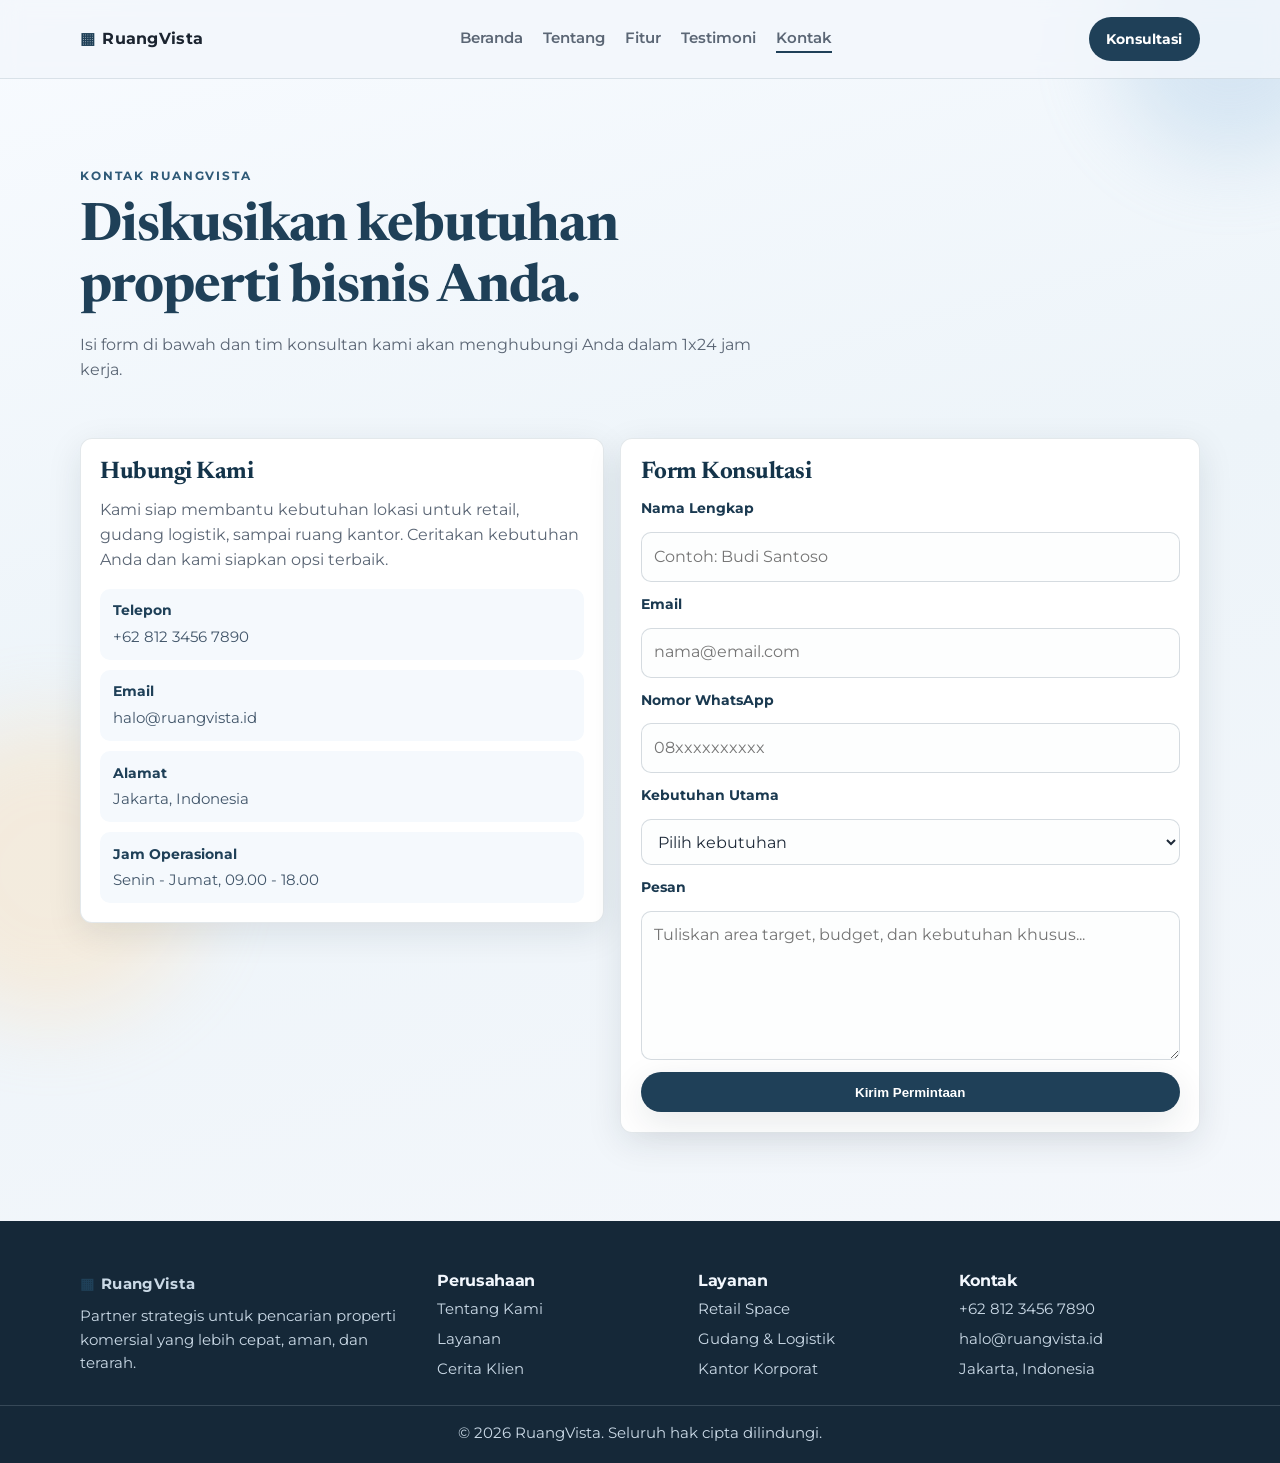
<file: page/contact.html>
<!DOCTYPE html>
<html lang="id">
<head>
  <meta charset="UTF-8" />
  <meta name="viewport" content="width=device-width, initial-scale=1.0" />
  <title>Kontak | RuangVista</title>
  <link rel="preconnect" href="https://fonts.googleapis.com" />
  <link rel="preconnect" href="https://fonts.gstatic.com" crossorigin />
  <link href="https://fonts.googleapis.com/css2?family=Montserrat:wght@400;500;600;700;800&family=Newsreader:opsz,wght@6..72,500;6..72,700&display=swap" rel="stylesheet" />
  <link rel="stylesheet" href="../style/styles.css" />
</head>
<body>
  <div class="bg-shape bg-shape-1" aria-hidden="true"></div>
  <div class="bg-shape bg-shape-2" aria-hidden="true"></div>

  <header class="site-header">
    <nav class="navbar container" aria-label="Navigasi Utama">
      <a class="brand" href="index.html#home">
        <span class="brand-mark" aria-hidden="true">▦</span>
        <span class="brand-text">RuangVista</span>
      </a>

      <button class="menu-toggle" aria-expanded="false" aria-controls="main-menu">
        <span class="sr-only">Buka menu</span>
        <span></span>
        <span></span>
        <span></span>
      </button>

      <ul id="main-menu" class="menu">
        <li><a href="index.html#home">Beranda</a></li>
        <li><a href="index.html#about">Tentang</a></li>
        <li><a href="index.html#features">Fitur</a></li>
        <li><a href="index.html#testimonial">Testimoni</a></li>
        <li><a class="active-link" href="contact.html">Kontak</a></li>
      </ul>

      <a class="btn btn-nav" href="contact.html">Konsultasi</a>
    </nav>
  </header>

  <main>
    <section class="section-pad contact-hero">
      <div class="container reveal">
        <p class="eyebrow">Kontak RuangVista</p>
        <h1>Diskusikan kebutuhan properti bisnis Anda.</h1>
        <p class="contact-lead">
          Isi form di bawah dan tim konsultan kami akan menghubungi Anda dalam 1x24 jam kerja.
        </p>
      </div>
    </section>

    <section class="section-pad contact-section">
      <div class="container contact-grid">
        <article class="contact-card reveal">
          <h2>Hubungi Kami</h2>
          <p>
            Kami siap membantu kebutuhan lokasi untuk retail, gudang logistik, sampai ruang kantor.
            Ceritakan kebutuhan Anda dan kami siapkan opsi terbaik.
          </p>
          <ul class="contact-list">
            <li><strong>Telepon</strong><span>+62 812 3456 7890</span></li>
            <li><strong>Email</strong><span>halo@ruangvista.id</span></li>
            <li><strong>Alamat</strong><span>Jakarta, Indonesia</span></li>
            <li><strong>Jam Operasional</strong><span>Senin - Jumat, 09.00 - 18.00</span></li>
          </ul>
        </article>

        <article class="contact-form-wrap reveal delay-1">
          <h2>Form Konsultasi</h2>
          <form class="contact-form" action="#" method="post">
            <label for="name">Nama Lengkap</label>
            <input id="name" name="name" type="text" placeholder="Contoh: Budi Santoso" required />

            <label for="email">Email</label>
            <input id="email" name="email" type="email" placeholder="nama@email.com" required />

            <label for="phone">Nomor WhatsApp</label>
            <input id="phone" name="phone" type="tel" placeholder="08xxxxxxxxxx" required />

            <label for="needs">Kebutuhan Utama</label>
            <select id="needs" name="needs" required>
              <option value="" selected disabled>Pilih kebutuhan</option>
              <option value="retail">Retail Space</option>
              <option value="warehouse">Gudang dan Logistik</option>
              <option value="office">Kantor Korporat</option>
              <option value="other">Lainnya</option>
            </select>

            <label for="message">Pesan</label>
            <textarea id="message" name="message" rows="5" placeholder="Tuliskan area target, budget, dan kebutuhan khusus..."></textarea>

            <button class="btn btn-primary" type="submit">Kirim Permintaan</button>
          </form>
        </article>
      </div>
    </section>
  </main>

  <footer class="site-footer">
    <div class="container footer-grid">
      <div>
        <a class="brand footer-brand" href="index.html#home">
          <span class="brand-mark" aria-hidden="true">▦</span>
          <span class="brand-text">RuangVista</span>
        </a>
        <p>Partner strategis untuk pencarian properti komersial yang lebih cepat, aman, dan terarah.</p>
      </div>

      <div>
        <h3>Perusahaan</h3>
        <ul>
          <li><a href="index.html#about">Tentang Kami</a></li>
          <li><a href="index.html#features">Layanan</a></li>
          <li><a href="index.html#testimonial">Cerita Klien</a></li>
        </ul>
      </div>

      <div>
        <h3>Layanan</h3>
        <ul>
          <li><a href="index.html#features">Retail Space</a></li>
          <li><a href="index.html#features">Gudang & Logistik</a></li>
          <li><a href="index.html#features">Kantor Korporat</a></li>
        </ul>
      </div>

      <div>
        <h3>Kontak</h3>
        <ul>
          <li>+62 812 3456 7890</li>
          <li>halo@ruangvista.id</li>
          <li>Jakarta, Indonesia</li>
        </ul>
      </div>
    </div>
    <p class="copyright">© 2026 RuangVista. Seluruh hak cipta dilindungi.</p>
  </footer>

  <script src="../js/script.js"></script>
</body>
</html>
</file>
<file: style/styles.css>
:root {
  --color-primary: #1f4058;
  --color-secondary: #f3f7fb;
  --color-accent: #ffb347;
  --color-text: #1b2430;
  --color-muted: #5b6675;
  --radius-lg: 18px;
  --radius-md: 12px;
  --shadow-soft: 0 10px 35px rgba(17, 37, 53, 0.1);
  --shadow-card: 0 14px 30px rgba(13, 36, 56, 0.14);
}

* {
  box-sizing: border-box;
  margin: 0;
  padding: 0;
}

html {
  scroll-behavior: smooth;
}

body {
  font-family: "Montserrat", "Segoe UI", sans-serif;
  color: var(--color-text);
  background: linear-gradient(165deg, #f8fbff 0%, #edf4f9 42%, #f6f8fc 100%);
  line-height: 1.55;
  overflow-x: hidden;
}

h1,
h2,
h3 {
  line-height: 1.15;
  letter-spacing: -0.02em;
}

h1,
h2 {
  font-family: "Newsreader", Georgia, serif;
}

img {
  display: block;
  width: 100%;
  height: auto;
}

a {
  color: inherit;
  text-decoration: none;
}

ul {
  list-style: none;
}

.container {
  width: min(1120px, 92vw);
  margin-inline: auto;
}

.section-pad {
  padding: 5.5rem 0;
}

.bg-shape {
  position: fixed;
  z-index: -1;
  pointer-events: none;
  border-radius: 999px;
  filter: blur(40px);
  opacity: 0.33;
}

.bg-shape-1 {
  width: 240px;
  height: 240px;
  background: #9fc4e2;
  top: -80px;
  right: -70px;
}

.bg-shape-2 {
  width: 300px;
  height: 300px;
  background: #ffd9a6;
  bottom: -120px;
  left: -100px;
}

.site-header {
  position: sticky;
  top: 0;
  z-index: 50;
  backdrop-filter: blur(10px);
  background: rgba(243, 247, 251, 0.78);
  border-bottom: 1px solid rgba(31, 64, 88, 0.12);
}

.navbar {
  min-height: 78px;
  display: flex;
  align-items: center;
  justify-content: space-between;
  gap: 1rem;
}

.brand {
  display: inline-flex;
  align-items: center;
  gap: 0.45rem;
  font-weight: 700;
}

.brand-mark {
  color: var(--color-primary);
}

.brand-text {
  letter-spacing: 0.02em;
}

.menu {
  display: flex;
  align-items: center;
  gap: 1.25rem;
  color: var(--color-muted);
  font-weight: 600;
  font-size: 0.93rem;
}

.menu a {
  position: relative;
  padding-bottom: 0.2rem;
}

.menu a::after {
  content: "";
  position: absolute;
  left: 0;
  bottom: -2px;
  width: 100%;
  height: 2px;
  background: var(--color-primary);
  transform: scaleX(0);
  transform-origin: right;
  transition: transform 0.25s ease;
}

.menu a:hover::after,
.menu a:focus-visible::after {
  transform: scaleX(1);
  transform-origin: left;
}

.menu a.active-link::after {
  transform: scaleX(1);
  transform-origin: left;
}

.btn {
  border: none;
  display: inline-flex;
  align-items: center;
  justify-content: center;
  gap: 0.4rem;
  border-radius: 999px;
  font-weight: 700;
  transition: transform 0.2s ease, box-shadow 0.2s ease, background 0.2s ease;
  cursor: pointer;
}

.btn-nav {
  padding: 0.7rem 1.1rem;
  background: var(--color-primary);
  color: #fff;
  font-size: 0.9rem;
}

.btn:hover,
.btn:focus-visible {
  transform: translateY(-2px);
}

.hero {
  padding-top: 4.25rem;
}

.hero-grid {
  display: grid;
  grid-template-columns: 1.05fr 0.95fr;
  gap: 2rem;
  align-items: center;
}

.hero-copy h1 {
  font-size: clamp(2.2rem, 6vw, 3.8rem);
  margin: 0.75rem 0 1rem;
  color: var(--color-primary);
}

.hero-copy p {
  color: var(--color-muted);
  max-width: 58ch;
}

.eyebrow {
  color: #2f5a78;
  text-transform: uppercase;
  letter-spacing: 0.16em;
  font-size: 0.73rem;
  font-weight: 700;
}

.hero-actions {
  display: flex;
  flex-wrap: wrap;
  gap: 0.75rem;
  margin-top: 1.4rem;
}

.btn-primary {
  background: var(--color-primary);
  color: #fff;
  padding: 0.8rem 1.3rem;
  box-shadow: var(--shadow-soft);
}

.btn-ghost {
  padding: 0.75rem 1.2rem;
  border: 2px solid rgba(31, 64, 88, 0.22);
  color: var(--color-primary);
  background: rgba(255, 255, 255, 0.72);
}

.hero-badges {
  margin-top: 1.2rem;
  display: flex;
  flex-wrap: wrap;
  gap: 0.5rem;
}

.hero-badges li {
  background: #fff;
  border: 1px solid rgba(31, 64, 88, 0.12);
  border-radius: 999px;
  padding: 0.4rem 0.85rem;
  font-size: 0.82rem;
  color: #36495c;
}

.hero-media img {
  border-radius: var(--radius-lg);
  box-shadow: var(--shadow-card);
  object-fit: cover;
  min-height: 380px;
}

.about {
  padding-top: 2.8rem;
}

.about-grid {
  display: grid;
  grid-template-columns: 1fr 1fr;
  gap: 1.4rem;
  align-items: start;
}

.about h2 {
  font-size: clamp(1.8rem, 3vw, 2.6rem);
  color: #14344a;
  margin-bottom: 0.8rem;
}

.about p {
  color: var(--color-muted);
  max-width: 60ch;
}

.stats {
  display: grid;
  grid-template-columns: repeat(2, minmax(140px, 1fr));
  gap: 0.8rem;
}

.stats article {
  background: #fff;
  border-radius: var(--radius-md);
  border: 1px solid rgba(31, 64, 88, 0.09);
  padding: 0.95rem 1rem;
}

.stats strong {
  font-size: 1.7rem;
  color: var(--color-primary);
}

.stats span {
  display: block;
  font-size: 0.87rem;
  color: var(--color-muted);
}

.section-head h2 {
  color: #163b53;
  margin-top: 0.6rem;
  font-size: clamp(1.65rem, 3vw, 2.3rem);
  max-width: 25ch;
}

.feature-grid {
  margin-top: 1.5rem;
  display: grid;
  grid-template-columns: repeat(3, minmax(0, 1fr));
  gap: 1rem;
}

.feature-card {
  background: #fff;
  border-radius: var(--radius-md);
  box-shadow: var(--shadow-card);
  border: 1px solid rgba(31, 64, 88, 0.12);
  overflow: hidden;
  display: flex;
  flex-direction: column;
  min-height: 100%;
}

.feature-card img {
  aspect-ratio: 4 / 3;
  object-fit: cover;
}

.feature-card h3 {
  color: #113146;
  font-size: 1.16rem;
  margin: 1rem 1rem 0.4rem;
}

.feature-card p {
  color: var(--color-muted);
  margin: 0 1rem;
  font-size: 0.94rem;
}

.feature-card a {
  margin: auto 1rem 1rem;
  color: #1d5171;
  font-weight: 700;
  font-size: 0.9rem;
  text-decoration: underline;
  text-underline-offset: 3px;
}

.testimonial .container {
  background: linear-gradient(130deg, #163d56 0%, #2b6589 100%);
  color: #f8fbff;
  border-radius: var(--radius-lg);
  padding: clamp(1.4rem, 4vw, 2.2rem);
  box-shadow: var(--shadow-soft);
}

.testimonial h2 {
  margin-bottom: 0.8rem;
}

.testimonial blockquote {
  border-left: 6px solid var(--color-accent);
  padding-left: 1rem;
  font-size: clamp(1rem, 2.2vw, 1.25rem);
  max-width: 70ch;
}

.testimonial cite {
  display: block;
  margin-top: 0.9rem;
  color: #dbeaf7;
  font-style: normal;
  font-weight: 600;
}

.contact-hero {
  padding-bottom: 1.4rem;
}

.contact-hero h1 {
  margin: 0.8rem 0 0.85rem;
  color: var(--color-primary);
  font-size: clamp(2rem, 4.5vw, 3.3rem);
  max-width: 22ch;
}

.contact-lead {
  color: var(--color-muted);
  max-width: 62ch;
}

.contact-section {
  padding-top: 2.1rem;
}

.contact-grid {
  display: grid;
  grid-template-columns: 0.95fr 1.05fr;
  gap: 1rem;
  align-items: start;
}

.contact-card,
.contact-form-wrap {
  background: #fff;
  border-radius: var(--radius-md);
  border: 1px solid rgba(31, 64, 88, 0.12);
  box-shadow: var(--shadow-soft);
  padding: 1.2rem;
}

.contact-card h2,
.contact-form-wrap h2 {
  color: #14344a;
  margin-bottom: 0.75rem;
}

.contact-card p {
  color: var(--color-muted);
}

.contact-list {
  display: grid;
  gap: 0.65rem;
  margin-top: 1rem;
}

.contact-list li {
  display: grid;
  gap: 0.2rem;
  padding: 0.72rem 0.8rem;
  background: #f5f9fd;
  border-radius: 10px;
}

.contact-list strong {
  font-size: 0.86rem;
  color: #1f4058;
}

.contact-list span {
  color: #42566a;
  font-size: 0.94rem;
}

.contact-form {
  display: grid;
  gap: 0.75rem;
}

.contact-form label {
  font-size: 0.88rem;
  font-weight: 700;
  color: #1a3950;
}

.contact-form input,
.contact-form select,
.contact-form textarea {
  width: 100%;
  border: 1px solid rgba(31, 64, 88, 0.18);
  border-radius: 10px;
  padding: 0.72rem 0.8rem;
  font: inherit;
  color: #1f2b3a;
  background: #fdfefe;
}

.contact-form textarea {
  resize: vertical;
}

.contact-form input:focus,
.contact-form select:focus,
.contact-form textarea:focus {
  outline: none;
  border-color: #2b6589;
  box-shadow: 0 0 0 4px rgba(43, 101, 137, 0.12);
}

.site-footer {
  background: #152838;
  color: #e8f1f9;
  padding-top: 3.2rem;
}

.footer-grid {
  display: grid;
  gap: 1.2rem;
  grid-template-columns: 1.4fr repeat(3, 1fr);
}

.site-footer p,
.site-footer li,
.site-footer a {
  color: #cad9e6;
  font-size: 0.93rem;
}

.site-footer h3 {
  color: #f2f7fd;
  margin-bottom: 0.5rem;
  font-size: 0.98rem;
}

.footer-brand {
  color: #fff;
  margin-bottom: 0.6rem;
}

.site-footer ul {
  display: grid;
  gap: 0.45rem;
}

.copyright {
  text-align: center;
  margin-top: 1.5rem;
  padding: 1rem 0 1.1rem;
  border-top: 1px solid rgba(221, 233, 244, 0.16);
  font-size: 0.85rem;
}

.menu-toggle {
  display: none;
  width: 44px;
  height: 44px;
  border-radius: 10px;
  border: 1px solid rgba(31, 64, 88, 0.22);
  background: #fff;
  align-items: center;
  justify-content: center;
  flex-direction: column;
  gap: 4px;
}

.menu-toggle span {
  width: 20px;
  height: 2px;
  background: #1d3e56;
}

.sr-only {
  position: absolute;
  width: 1px;
  height: 1px;
  padding: 0;
  margin: -1px;
  overflow: hidden;
  clip: rect(0, 0, 0, 0);
  white-space: nowrap;
  border: 0;
}

.reveal {
  opacity: 0;
  transform: translateY(26px);
  transition: opacity 0.7s ease, transform 0.7s ease;
}

.reveal.visible {
  opacity: 1;
  transform: translateY(0);
}

.delay-1 {
  transition-delay: 0.12s;
}

.delay-2 {
  transition-delay: 0.24s;
}

@media (max-width: 960px) {
  .hero-grid,
  .about-grid,
  .contact-grid {
    grid-template-columns: 1fr;
  }

  .feature-grid,
  .footer-grid {
    grid-template-columns: repeat(2, minmax(0, 1fr));
  }

  .hero-media {
    order: -1;
  }
}

@media (max-width: 760px) {
  .menu-toggle {
    display: inline-flex;
  }

  .btn-nav {
    display: none;
  }

  .menu {
    position: absolute;
    top: 78px;
    right: 4vw;
    width: min(280px, 84vw);
    padding: 1rem;
    border-radius: 14px;
    border: 1px solid rgba(31, 64, 88, 0.14);
    background: #fff;
    box-shadow: var(--shadow-soft);
    flex-direction: column;
    align-items: flex-start;
    transform-origin: top right;
    transform: scale(0.96);
    opacity: 0;
    pointer-events: none;
    transition: opacity 0.24s ease, transform 0.24s ease;
  }

  .menu.open {
    opacity: 1;
    pointer-events: auto;
    transform: scale(1);
  }

  .section-pad {
    padding: 4.2rem 0;
  }

  .hero {
    padding-top: 2.8rem;
  }

  .feature-grid,
  .stats,
  .footer-grid {
    grid-template-columns: 1fr;
  }

  .hero-copy h1 {
    font-size: clamp(2rem, 9vw, 2.75rem);
  }
}
</file>
